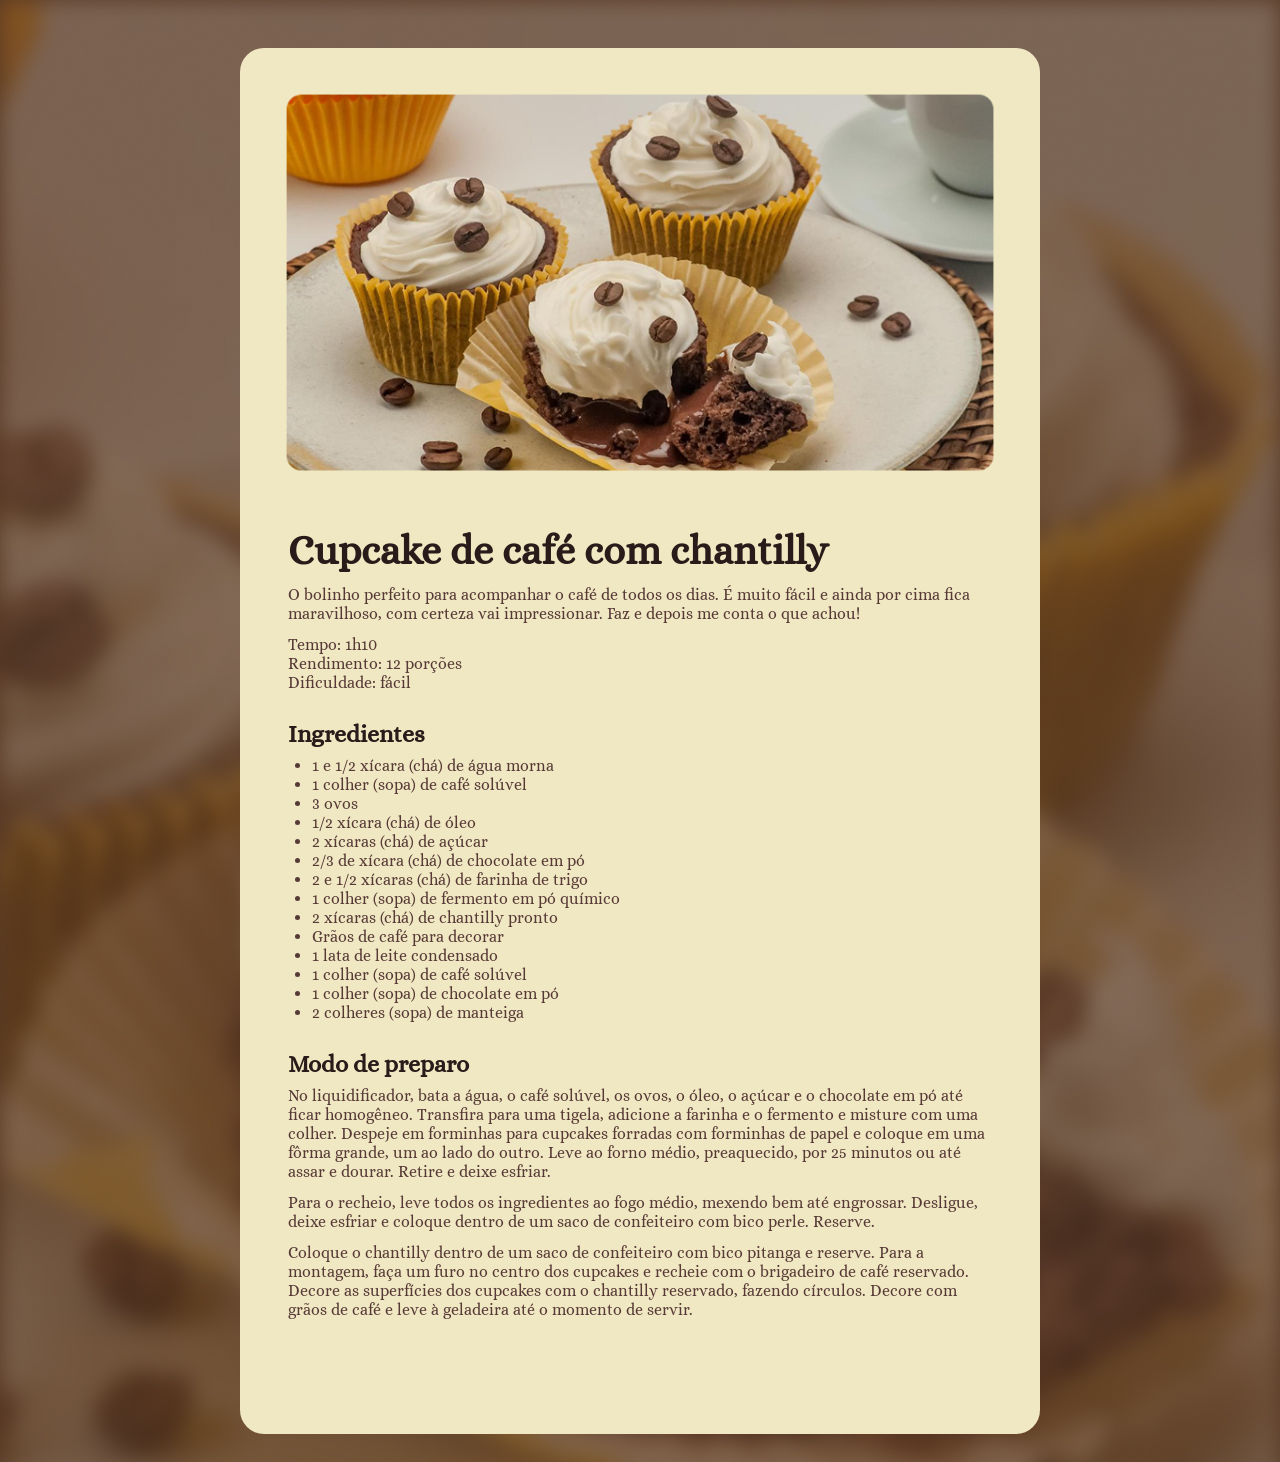
<file: coffee-cake-cookies/index.html>
<!DOCTYPE html>
<html lang="pt-br">

<head>
    <link rel="preconnect" href="https://fonts.googleapis.com">
    <link rel="preconnect" href="https://fonts.gstatic.com" crossorigin>
    <meta charset="UTF-8">
    <meta name="viewport" content="width=device-width, initial-scale=1.0">
    <title>Página de Receita</title>
    <link rel="stylesheet" href="style.css">
    <link rel="preconnect" href="https://fonts.googleapis.com">
    <link rel="preconnect" href="https://fonts.gstatic.com" crossorigin>
    <link href="https://fonts.googleapis.com/css2?family=Alice&display=swap" rel="stylesheet">
    <link href="https://fonts.googleapis.com/css2?family=Alice&family=Open+Sans:ital,wght@0,300..800;1,300..800&family=Poppins:wght@400;700&display=swap" rel="stylesheet">
</head>

<body>
    <div id="page">
        <img src="assets/main-image.png" alt="Imagem de um cupcake com grãos de café e chantilly">
        <main>
            <section id="about">
                <h1>Cupcake de café com chantilly</h1>
                <p>O bolinho perfeito para acompanhar o café de todos os dias.
                    É muito fácil e ainda por cima fica maravilhoso, com certeza vai impressionar.
                    Faz e depois me conta o que achou!</p>
                <p>Tempo: 1h10 <br> Rendimento: 12 porções<br> Dificuldade: fácil</p>
            </section>

            <section id="ingredients">
                <h2>Ingredientes</h2>
                <ul>
                    <li>1 e 1/2 xícara (chá) de água morna</li>
                    <li>1 colher (sopa) de café solúvel</li>
                    <li>3 ovos</li>
                    <li>1/2 xícara (chá) de óleo</li>
                    <li>2 xícaras (chá) de açúcar</li>
                    <li>2/3 de xícara (chá) de chocolate em pó</li>
                    <li>2 e 1/2 xícaras (chá) de farinha de trigo</li>
                    <li>1 colher (sopa) de fermento em pó químico</li>
                    <li>2 xícaras (chá) de chantilly pronto</li>
                    <li>Grãos de café para decorar</li>
                    <li>1 lata de leite condensado</li>
                    <li>1 colher (sopa) de café solúvel</li>
                    <li>1 colher (sopa) de chocolate em pó</li>
                    <li>2 colheres (sopa) de manteiga</li>
                </ul>
            </section>

            <section id="preparation">
                <h2>Modo de preparo</h2>
                <p>No liquidificador, bata a água, o café solúvel, os ovos, o óleo, o açúcar e o chocolate em pó até
                    ficar homogêneo. Transfira para uma tigela, adicione a farinha e o fermento e misture com uma
                    colher.
                    Despeje em forminhas para cupcakes forradas com forminhas de papel e coloque em uma fôrma grande, um
                    ao lado do outro.
                    Leve ao forno médio, preaquecido, por 25 minutos ou até assar e dourar. Retire e deixe
                    esfriar.</p>
                <p>Para o recheio, leve todos os ingredientes ao fogo médio, mexendo bem até engrossar. Desligue, deixe
                    esfriar e coloque dentro de um saco de confeiteiro com bico perle.
                    Reserve.</p>
                <p>Coloque o chantilly dentro de um saco de confeiteiro com bico pitanga e reserve.
                    Para a montagem, faça um furo no centro dos cupcakes e recheie com o brigadeiro de café reservado.
                    Decore as superfícies dos cupcakes com o chantilly reservado, fazendo círculos. Decore com grãos de
                    café e leve à geladeira até o momento de servir.</p>
            </section>
            <footer>Feito com <img src="assets/heart.svg" alt="coração"> pela Rocketseat</footer>
        </main>

    </div>

</body>

</html>
</file>
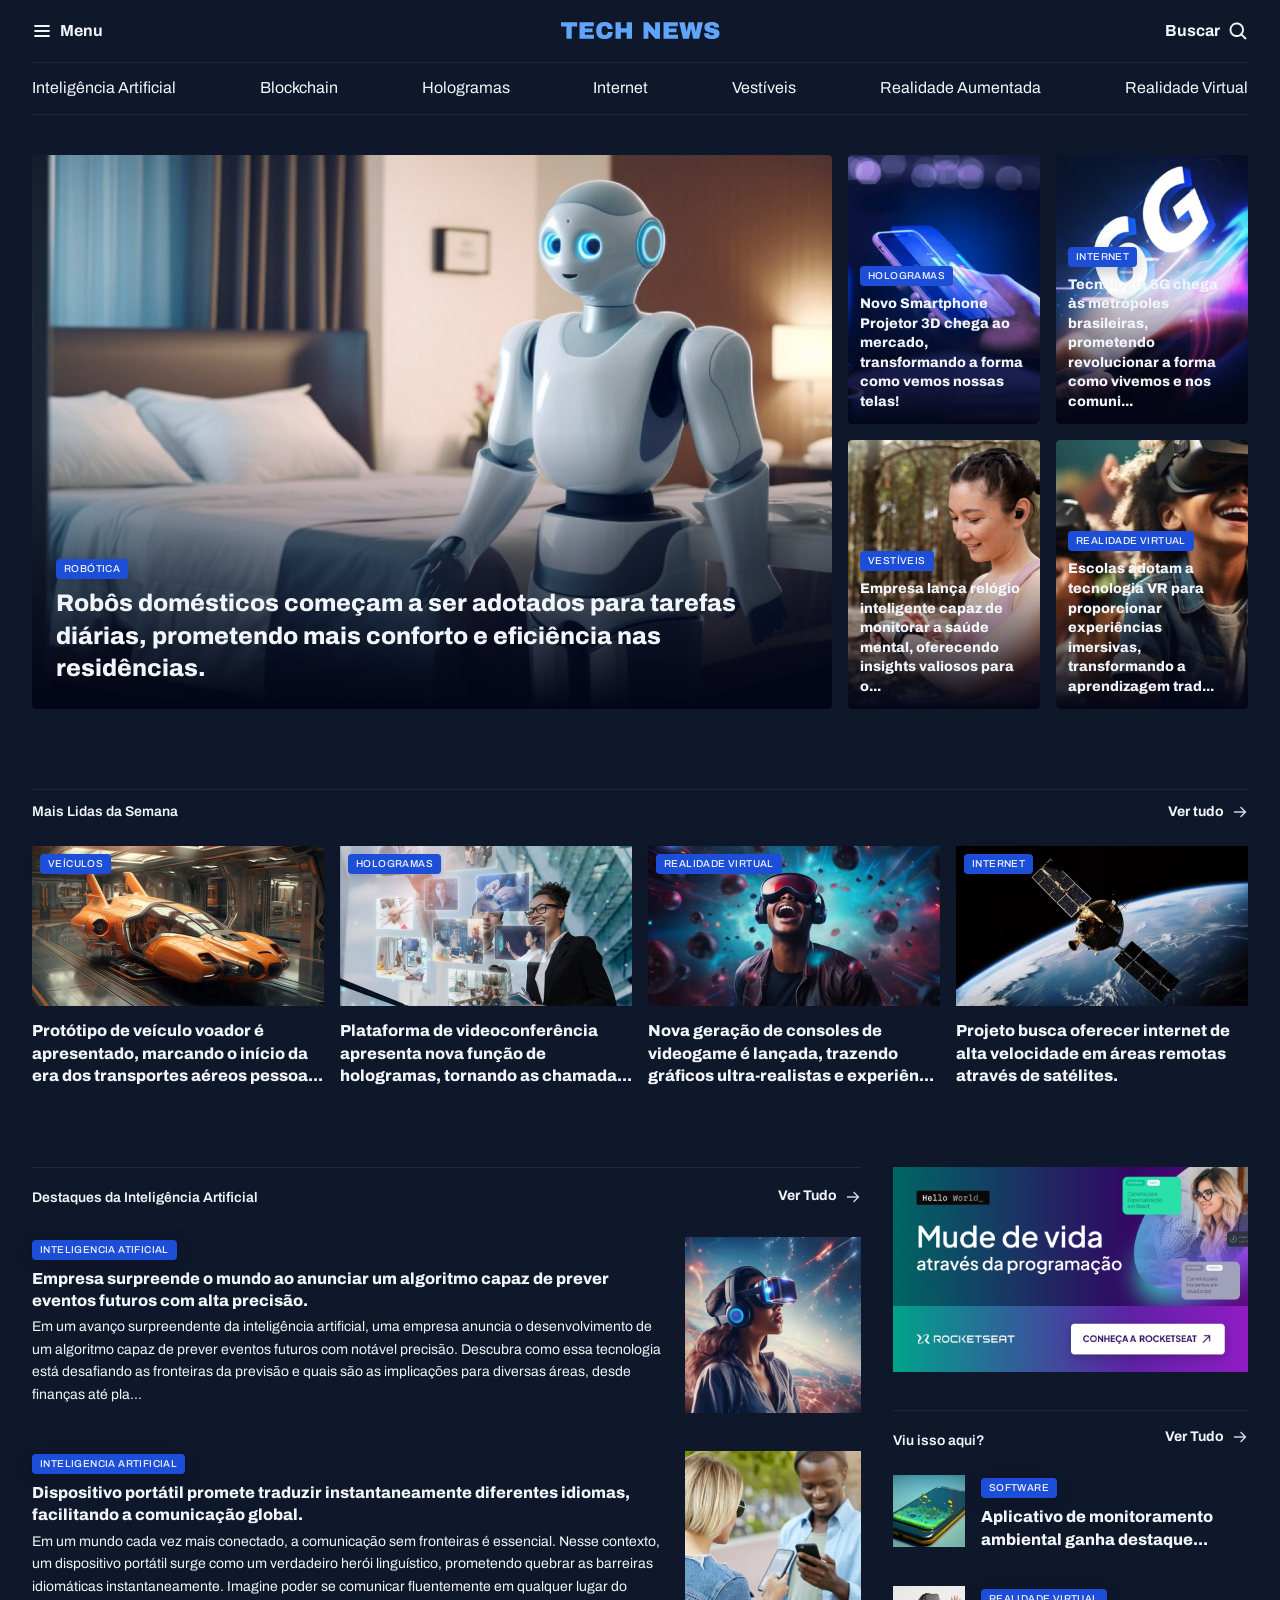
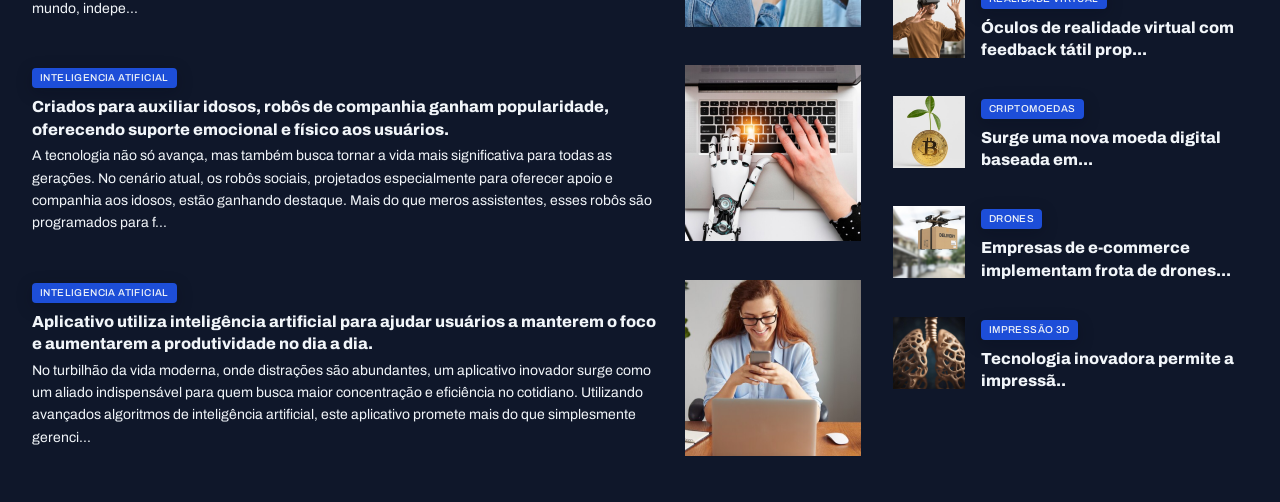
<file: news-portal/index.html>
<!DOCTYPE html>
<html lang="pt-BR">

<head>
    <link rel="preconnect" href="https://fonts.googleapis.com">
    <link rel="preconnect" href="https://fonts.gstatic.com" crossorigin>

    <meta charset="UTF-8">
    <meta name="viewport" content="width=device-width, initial-scale=1.0">
    <title>Portal de Notícias</title>
    <link rel="stylesheet" href="styles/index.css">
    <link
        href="https://fonts.googleapis.com/css2?family=Alice&family=Archivo:ital,wght@0,100..900;1,100..900&family=Open+Sans:ital,wght@0,300..800;1,300..800&family=Poppins:wght@400;700;800&display=swap"
        rel="stylesheet">
</head>

<body>
    <header class="container">
        <nav id="primary" class="grid grid-flow-col">
            <div>
                <img src="assets/icons/List.svg" alt="icone de menu">
                <strong>Menu</strong>

            </div>
            <div><img src="assets/Tech News.svg" alt="Tech News Logo"></div>
            <div>
                <strong>Buscar</strong>
                <img src="assets/icons/MagnifyingGlass.svg" alt="icone de lupa para pesquisa">
            </div>
        </nav>
        <nav id="secondary" class="grid grid-flow-col">
            <a href="#">Inteligência Artificial</a>
            <a href="#">Blockchain</a>
            <a href="#">Hologramas</a>
            <a href="#">Internet</a>
            <a href="#">Vestíveis</a>
            <a href="#">Realidade Aumentada</a>
            <a href="#">Realidade Virtual</a>
        </nav>
    </header>
    <main class="grid container">
        <section id="featured" class="grid grid-flow-col gap-16">
            <figure class="card">
                <img src="assets/images/Image 01.png" alt="...">
                <figcaption>
                    <span class="content-tag">ROBÓTICA</span>
                    <h2 class="text-2xl">Robôs domésticos começam a ser adotados para tarefas diárias, prometendo mais
                        conforto e eficiência nas residências.</h2>
                </figcaption>
            </figure>
            <div class="grid grid-cols-2 gap-16">
                <figure class="card">
                    <img src="assets/images/Image 02.png" alt="...">
                    <figcaption>
                        <span class="content-tag">HOLOGRAMAS</span>
                        <h2 class="text-lg">Novo Smartphone Projetor 3D chega ao mercado, transformando a forma como
                            vemos nossas telas!</h2>
                    </figcaption>
                </figure>

                <figure class="card">
                    <img src="assets/images/Image 03.png" alt="...">
                    <figcaption>
                        <span class="content-tag">INTERNET</span>
                        <h2 class="text-lg">Tecnologia 6G chega às metrópoles brasileiras, prometendo revolucionar a
                            forma como vivemos e nos comuni...</h2>
                    </figcaption>
                </figure>

                <figure class="card">
                    <img src="assets/images/Image 04.png" alt="...">
                    <figcaption>
                        <span class="content-tag">VESTÍVEIS</span>
                        <h2 class="text-lg">Empresa lança relógio inteligente capaz de monitorar a saúde mental,
                            oferecendo insights valiosos para o...</h2>
                    </figcaption>
                </figure>

                <figure class="card">
                    <img src="assets/images/Image 05.png" alt="...">
                    <figcaption>
                        <span class="content-tag">REALIDADE VIRTUAL</span>
                        <h2 class="text-lg">Escolas adotam a tecnologia VR para proporcionar experiências imersivas,
                            transformando a aprendizagem trad...</h2>
                    </figcaption>
                </figure>
            </div>
        </section>

        <section id="weekly">
            <header class="grid grid-flow-col">
                <h3>Mais Lidas da Semana</h3>
                <a href="#" class="grid grid-flow-col">
                    <strong>Ver tudo</strong>
                    <span></span>
                </a>
            </header>
            <div class="grid gap-16">
                <figure>
                    <span class="content-tag">Veículos</span>
                    <img src="assets/images/Image 06.png" alt="...">
                    <p>Protótipo de veículo voador é apresentado, marcando o início da era dos transportes aéreos
                        pessoa...</p>
                </figure>

                <figure>
                    <span class="content-tag">HOLOGRAMAS</span>
                    <img src="assets/images/Image 07.png" alt="...">
                    <p>Plataforma de videoconferência apresenta nova função de hologramas, tornando as chamada...</p>
                </figure>

                <figure>
                    <span class="content-tag">REALIDADE VIRTUAL</span>
                    <img src="assets/images/Image 08.png" alt="...">
                    <p>Nova geração de consoles de videogame é lançada, trazendo gráficos ultra-realistas e experiên...</p>
                </figure>

                <figure>
                    <span class="content-tag">INTERNET</span>
                    <img src="assets/images/Image 09.png" alt="...">
                    <p>Projeto busca oferecer internet de alta velocidade em áreas remotas através de satélites.</p>
                </figure>
            </div>
        </section>

        <section id="ai">
            <header class="grid grid-flow-col">
                <h3>Destaques da Inteligência Artificial</h3>
                <a href="#" class="grid grid-flow-col">
                    <strong>Ver Tudo</strong>
                    <span></span>
                </a>
            </header>
            <div class="grid gap-32">
                <article class="grid grid-flow-col gap-16">
                    <div>
                        <span class="content-tag">
                            Inteligencia Atificial
                        </span>
                        <h3 class="extra-lg">
                            Empresa surpreende o mundo ao anunciar um algoritmo capaz de prever eventos futuros com alta
                            precisão.
                        </h3>
                        <p class="text-sm">Em um avanço surpreendente da inteligência artificial, uma empresa anuncia o
                            desenvolvimento de um algoritmo capaz de prever eventos futuros com notável precisão.
                            Descubra como essa tecnologia está desafiando as fronteiras da previsão e quais são as
                            implicações para diversas áreas, desde finanças até pla...</p>
                    </div>
                    <div>
                        <img src="assets/images/Image 10.png" alt="">
                    </div>
                </article>

                <article class="grid grid-flow-col gap-16">
                    <div>
                        <span class="content-tag">
                            Inteligencia Artificial
                        </span>
                        <h3 class="extra-lg">
                            Dispositivo portátil promete traduzir instantaneamente diferentes idiomas, facilitando a
                            comunicação global.
                        </h3>
                        <p class="text-sm">Em um mundo cada vez mais conectado, a comunicação sem fronteiras é
                            essencial. Nesse contexto, um dispositivo portátil surge como um verdadeiro herói
                            linguístico, prometendo quebrar as barreiras idiomáticas instantaneamente. Imagine poder se
                            comunicar fluentemente em qualquer lugar do mundo, indepe...</p>
                    </div>
                    <div>
                        <img src="assets/images/Image 11.png" alt="">
                    </div>
                </article>

                <article class="grid grid-flow-col gap-16">
                    <div>
                        <span class="content-tag">
                            Inteligencia Atificial
                        </span>
                        <h3 class="extra-lg">
                            Criados para auxiliar idosos, robôs de companhia ganham popularidade, oferecendo suporte
                            emocional e físico aos usuários.
                        </h3>
                        <p class="text-sm">A tecnologia não só avança, mas também busca tornar a vida mais significativa
                            para todas as gerações. No cenário atual, os robôs sociais, projetados especialmente para
                            oferecer apoio e companhia aos idosos, estão ganhando destaque. Mais do que meros
                            assistentes, esses robôs são programados para f...</p>
                    </div>
                    <div>
                        <img src="assets/images/Image 12.png" alt="">
                    </div>
                </article>

                <article class="grid grid-flow-col gap-16">
                    <div>
                        <span class="content-tag">
                            Inteligencia Atificial
                        </span>
                        <h3 class="extra-lg">
                            Aplicativo utiliza inteligência artificial para ajudar usuários a manterem o foco e
                            aumentarem a produtividade no dia a dia.
                        </h3>
                        <p class="text-sm">No turbilhão da vida moderna, onde distrações são abundantes, um aplicativo
                            inovador surge como um aliado indispensável para quem busca maior concentração e eficiência
                            no cotidiano. Utilizando avançados algoritmos de inteligência artificial, este aplicativo
                            promete mais do que simplesmente gerenci...</p>
                    </div>
                    <div>
                        <img src="assets/images/Image 13.png" alt="">
                    </div>
                </article>
            </div>
        </section>
        <aside>
            <div id="ads">
                <img src="assets/Ads.png" alt="">
            </div>
            <section id="more">
                <header class="grid grid-flow-col">
                    <h3>Viu isso aqui?</h3>
                    <a href="#" class="grid grid-flow-col">
                        <strong>Ver Tudo</strong>
                        <span></span>
                    </a>
                </header>
                <div class="grid gap-32">
                    <article class="grid grid-flow-col gap-16">
                        <div>
                            <img src="assets/images/Image 14.png" alt="celular em uma mesa">
                        </div>
                        <div>
                            <span class="content-tag">
                                SOFTWARE
                            </span>
                            <h3 class="extra-lg">
                                Aplicativo de monitoramento ambiental ganha destaque...
                            </h3>
                        </div>
                    </article>

                    <article class="grid grid-flow-col gap-16">
                        <div>
                            <img src="assets/images/Image 15.png" alt="homem com óculos">
                        </div>
                        <div>
                            <span class="content-tag">
                                REALIDADE VIRTUAL
                            </span>
                            <h3 class="extra-lg">
                                Óculos de realidade virtual com feedback tátil prop...
                            </h3>
                        </div>
                    </article>

                    <article class="grid grid-flow-col gap-16">
                        <div>
                            <img src="assets/images/Image 16.png" alt="criptomoedas">
                        </div>
                        <div>
                            <span class="content-tag">
                                CRIPTOMOEDAS
                            </span>
                            <h3 class="extra-lg">
                                Surge uma nova moeda digital baseada em...
                            </h3>
                        </div>
                    </article>

                    <article class="grid grid-flow-col gap-16">
                        <div>
                            <img src="assets/images/Image 17.png" alt="drones">
                        </div>
                        <div>
                            <span class="content-tag">
                                DRONES
                            </span>
                            <h3 class="extra-lg">
                                Empresas de e-commerce implementam frota de drones...
                            </h3>
                        </div>
                    </article>

                    <article class="grid grid-flow-col gap-16">
                        <div>
                            <img src="assets/images/Image 18.png" alt="Pulmão 3D">
                        </div>
                        <div>
                            <span class="content-tag">
                                IMPRESSÃO 3D
                            </span>
                            <h3 class="extra-lg">
                                Tecnologia inovadora permite a impressã..
                            </h3>
                        </div>
                    </article>

                </div>
            </section>
        </aside>
    </main>
</body>

</html>
</file>
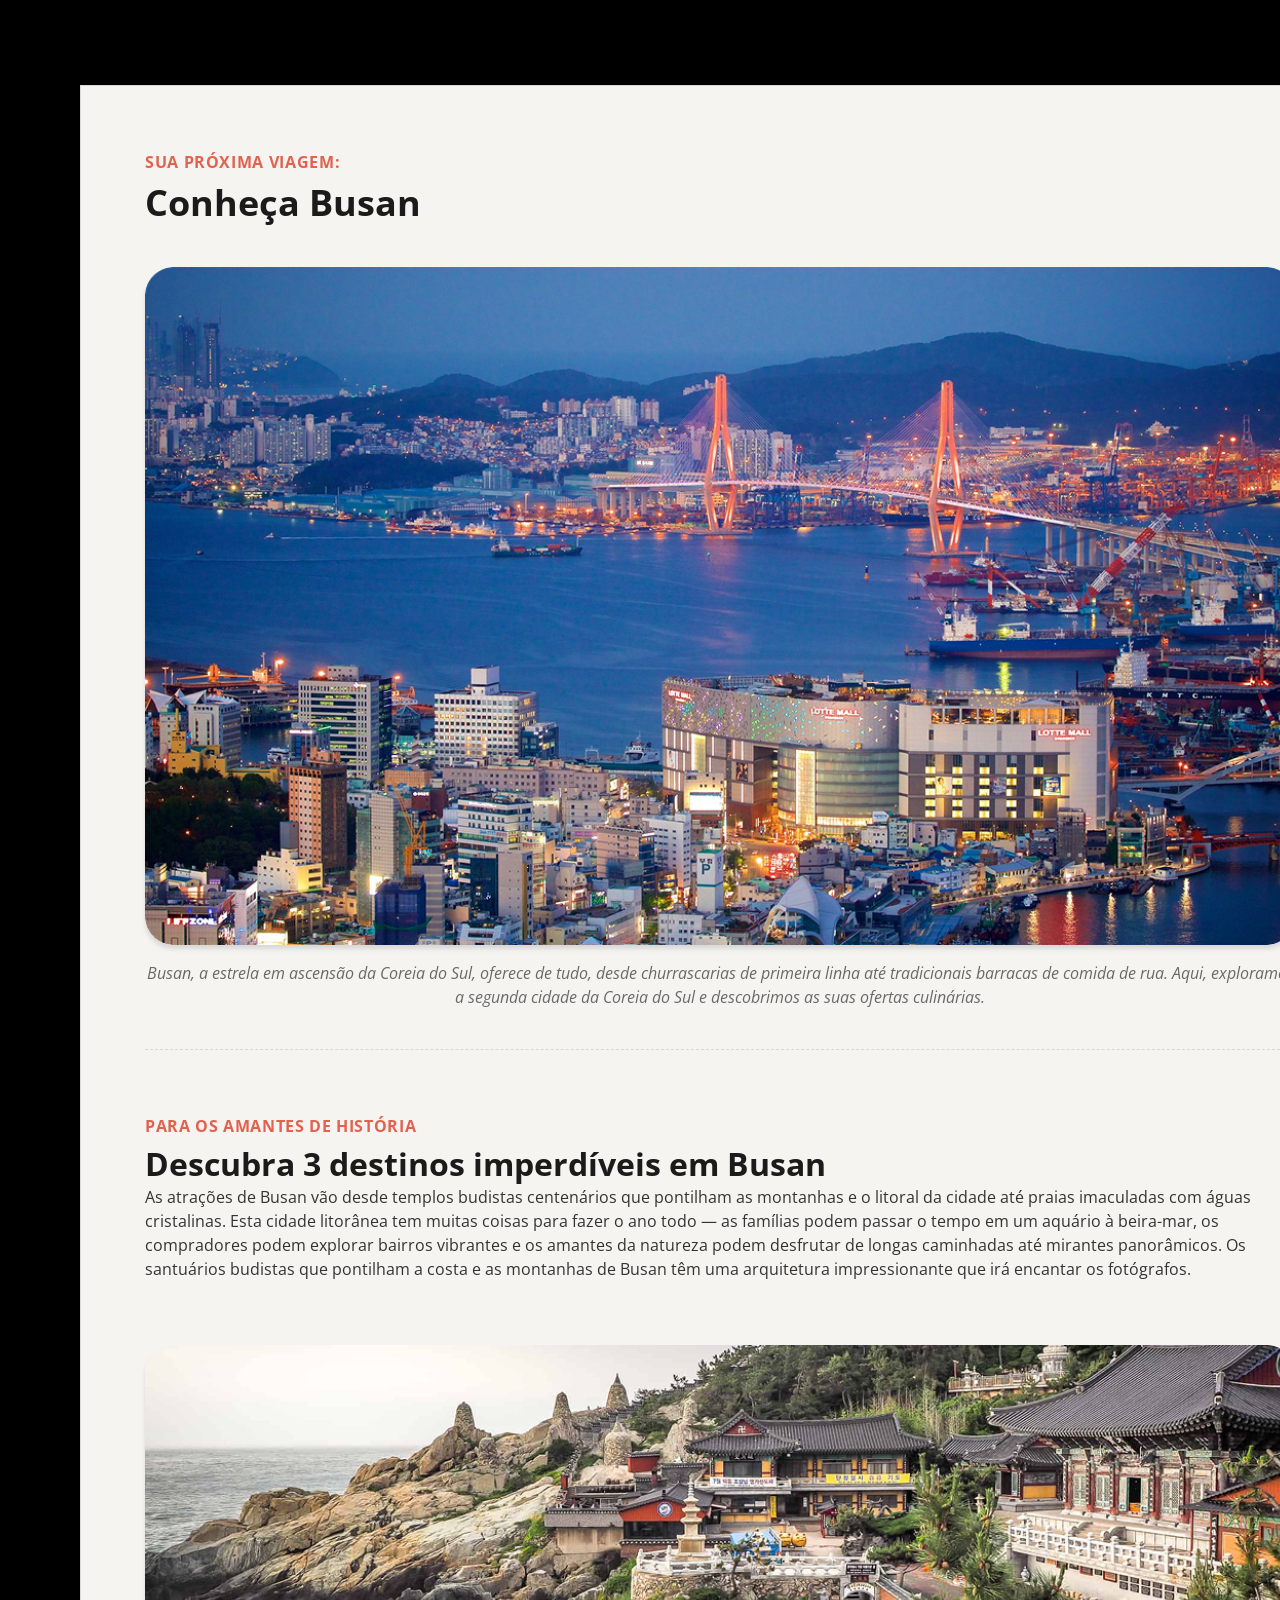
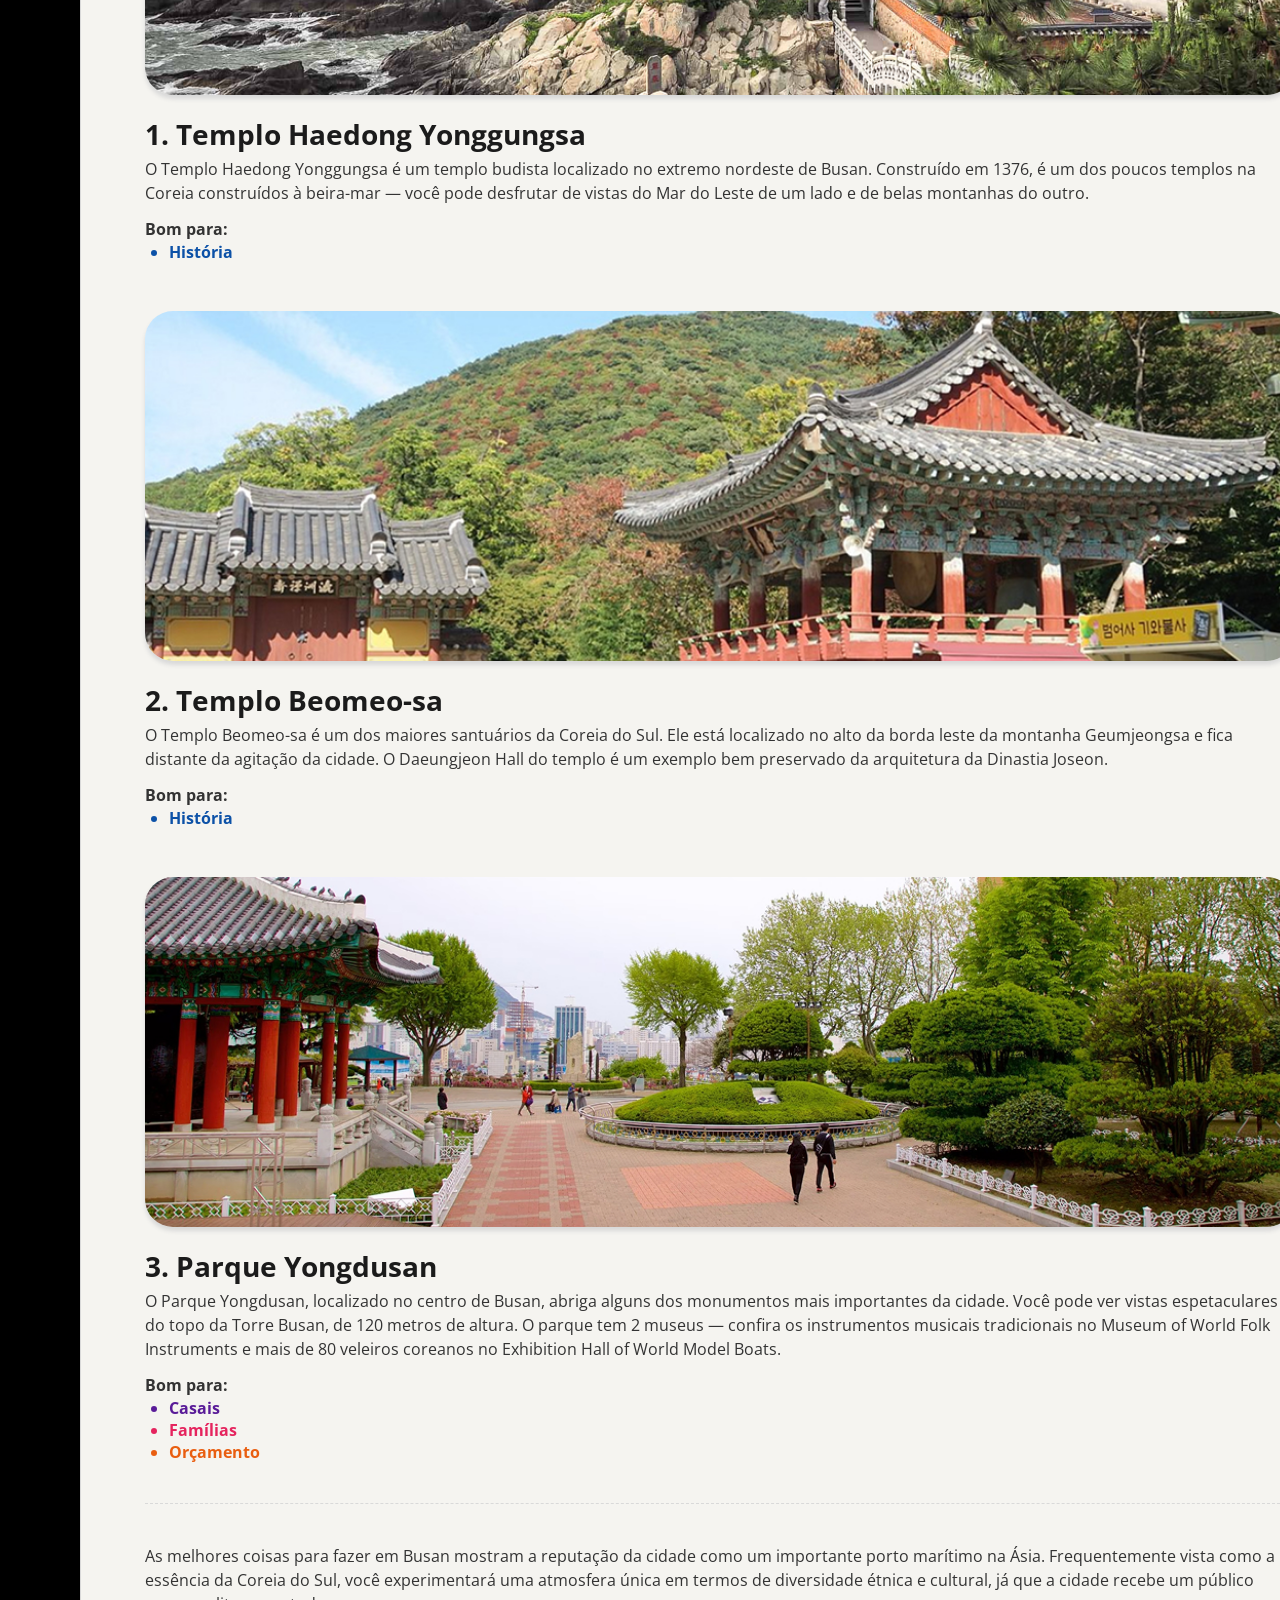
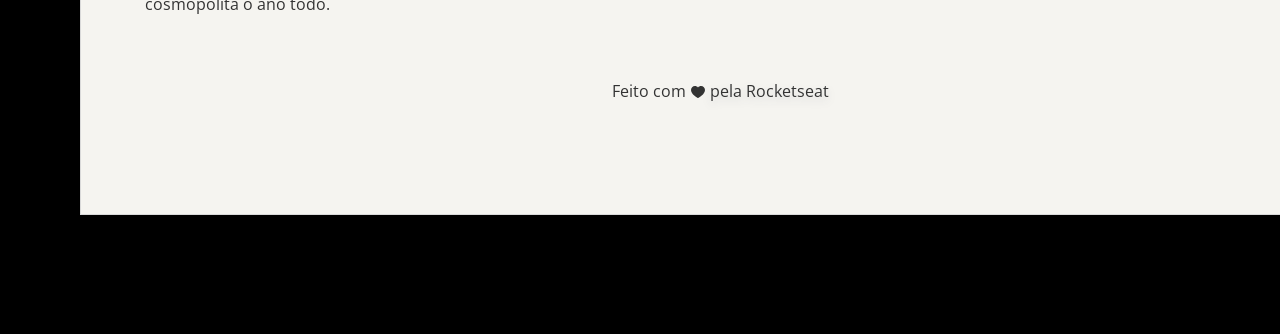
<file: tourist-spot/index.html>
<!DOCTYPE html>
<html lang="pt-br">

<head>
    <meta charset="UTF-8">
    <meta name="viewport" content="width=device-width, initial-scale=1.0">
    <title>Local Turístico</title>
    <link rel="stylesheet" href="style.css">
    <link rel="preconnect" href="https://fonts.googleapis.com">
    <link rel="preconnect" href="https://fonts.gstatic.com" crossorigin>
    <link
        href="https://fonts.googleapis.com/css2?family=Open+Sans:ital,wght@0,300..800;1,300..800&display=swap"
        rel="stylesheet">
</head>

<body>
    <div id="page">
        <main>
            <section id="hero">
                <p class="eyebrow">Sua próxima viagem:</p>
                <h1>Conheça Busan</h1>
                <div class="image-wrapper">
                    <img src="assets/busan-center.jpg" alt="Cidade de Busan">
                </div>
                <p class="subtitle">Busan, a estrela em ascensão da Coreia do Sul, oferece de tudo, desde churrascarias
                    de primeira linha até tradicionais barracas de comida de rua. Aqui, exploramos a segunda cidade da
                    Coreia do Sul e descobrimos as suas ofertas culinárias.</p>
                <hr class="divider">
            </section>

            <section id="destinations">
                <p class="eyebrow">Para os amantes de história</p>
                <h2>Descubra 3 destinos imperdíveis em Busan</h2>
                <p>As atrações de Busan vão desde templos budistas centenários que pontilham as montanhas e o litoral
                    da cidade até praias imaculadas com águas cristalinas. Esta cidade litorânea tem muitas coisas para
                    fazer o ano todo — as famílias podem passar o tempo em um aquário à beira-mar, os compradores podem
                    explorar bairros vibrantes e os amantes da natureza podem desfrutar de longas caminhadas até
                    mirantes panorâmicos. Os santuários budistas que pontilham a costa e as montanhas de Busan têm uma
                    arquitetura impressionante que irá encantar os fotógrafos.</p>

                <section class="place">
                    <div class="image-wrapper">
                        <img src="assets/haedong.jpg" alt="Templo Haedong Yonggungsa">
                    </div>
                    <h3>1. Templo Haedong Yonggungsa</h3>
                    <p>O Templo Haedong Yonggungsa é um templo budista localizado no extremo nordeste de Busan.
                        Construído em 1376, é um dos poucos templos na Coreia construídos à beira-mar — você pode
                        desfrutar de vistas do Mar do Leste de um lado e de belas montanhas do outro.</p>
                    <p>Bom para:</p>
                    <ul>
                        <li class="history">História</li>
                    </ul>
                </section>

                <section class="place place-beomeo">
                    <div class="image-wrapper">
                        <img src="assets/beomeo.jpg" alt="Templo Beomeo-sa">
                    </div>
                    <h3>2. Templo Beomeo-sa</h3>
                    <p>O Templo Beomeo-sa é um dos maiores santuários da Coreia do Sul. Ele está localizado no alto da
                        borda leste da montanha Geumjeongsa e fica distante da agitação da cidade. O Daeungjeon Hall
                        do templo é um exemplo bem preservado da arquitetura da Dinastia Joseon.</p>
                    <p>Bom para:</p>
                    <ul>
                        <li class="history">História</li>
                    </ul>
                </section>

                <section class="place">
                    <div class="image-wrapper">
                        <img src="assets/yongdusan.jpg" alt="Parque Yongdusan">
                    </div>
                    <h3>3. Parque Yongdusan</h3>
                    <p>O Parque Yongdusan, localizado no centro de Busan, abriga alguns dos monumentos mais importantes
                        da cidade. Você pode ver vistas espetaculares do topo da Torre Busan, de 120 metros de altura. O
                        parque tem 2 museus — confira os instrumentos musicais tradicionais no Museum of World Folk
                        Instruments e mais de 80 veleiros coreanos no Exhibition Hall of World Model Boats.</p>
                    <p>Bom para:</p>
                    <ul>
                        <li class="couples">Casais</li>
                        <li class="family">Famílias</li>
                        <li class="budget">Orçamento</li>
                    </ul>
                </section>
            </section>

            <hr class="divider">

            <section id="about">
                <p>As melhores coisas para fazer em Busan mostram a reputação da cidade como um importante porto
                    marítimo na Ásia. Frequentemente vista como a essência da Coreia do Sul, você experimentará uma
                    atmosfera única em termos de diversidade étnica e cultural, já que a cidade recebe um público
                    cosmopolita o ano todo.</p>
            </section>
        </main>

        <footer>Feito com <img src="assets/heart.svg" alt="coração"> <span class="credits">pela Rocketseat</span></footer>
    </div>
</body>

</html>
</file>
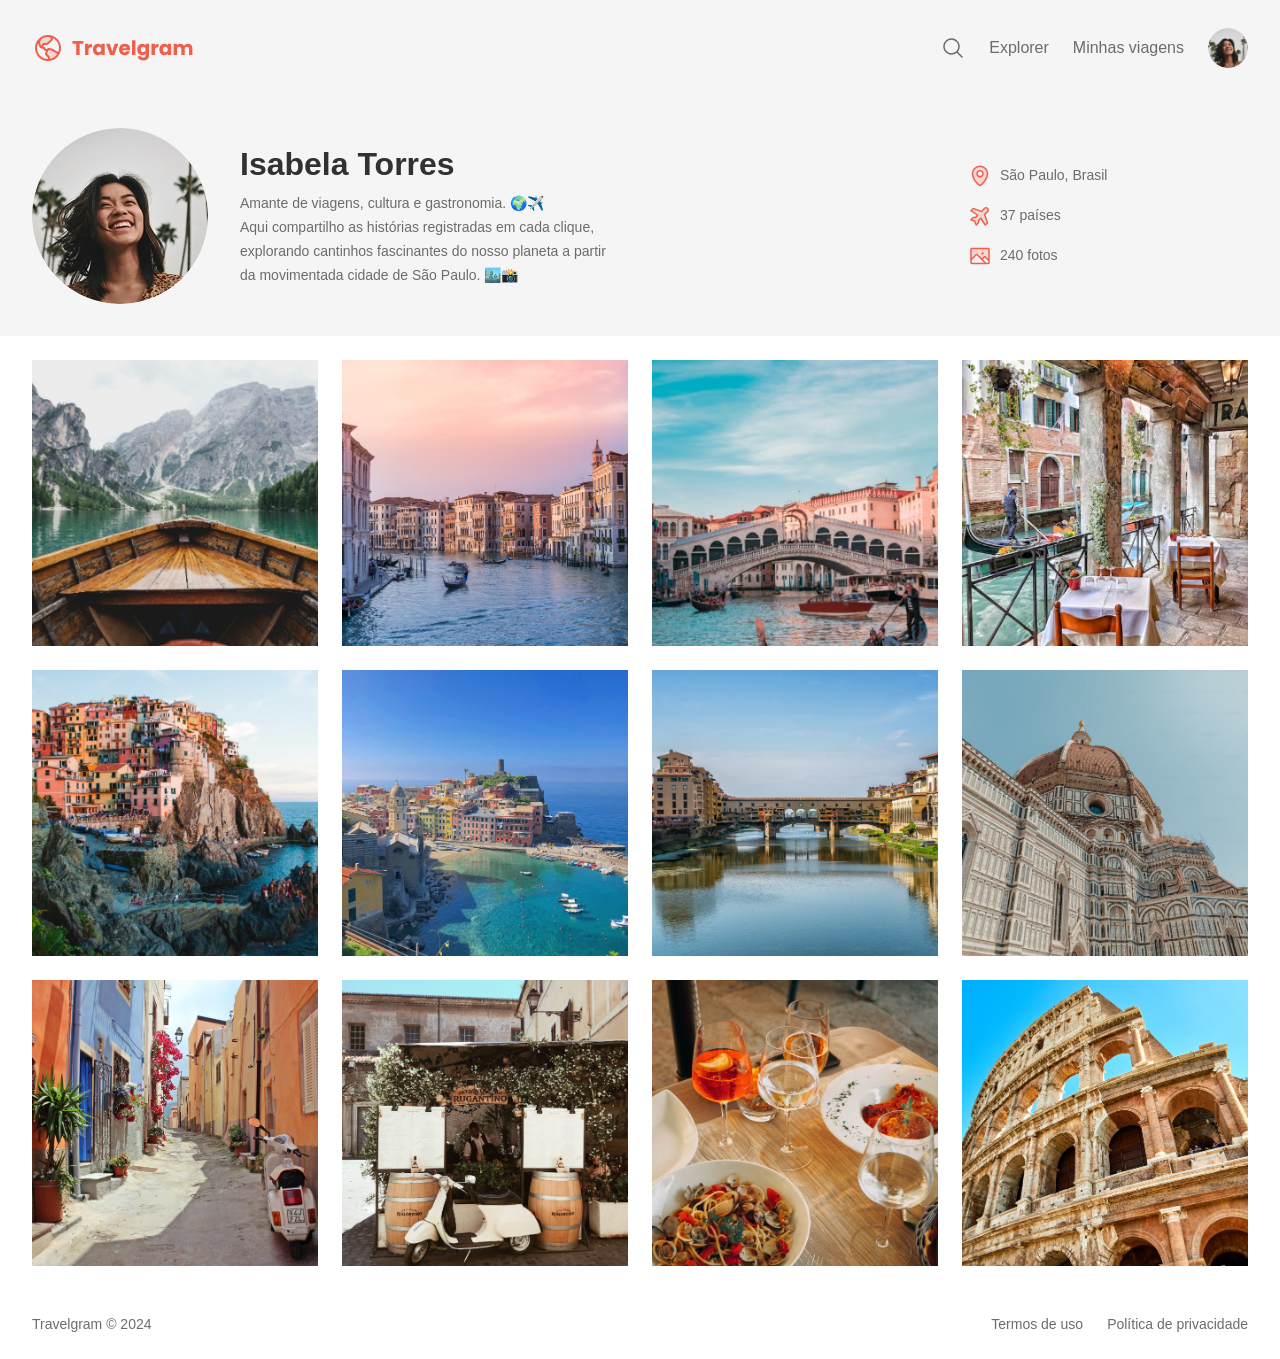
<file: travelgram/index.html>
<!DOCTYPE html>
<html lang="pt-br">

<head>
    <meta charset="UTF-8">
    <meta name="viewport" content="width=device-width,initial-scale=1.0">
    <title>Travelgram | Perfil de viagens </title>
    <link rel="stylesheet" href="styles/index.css">
</head>

<body>
    <div class="bg-surface-color">
        <nav class="container">
            <a href="#" id="logo"><img src="assets/Logo.svg" alt="Logomarca"></a>
            <ul id="primary-menu">
                <li><a href="#">
                        <img src="assets/icons/MagnifyingGlass.svg" alt="Icone de lupa">
                    </a></li>
                <li><a href="#">Explorer</a></li>
                <li><a href="#">Minhas viagens</a></li>
                <li><a href="#">
                        <img src="assets/Profile pic.png" alt="Imagem de Isabela Torres">
                    </a></li>
            </ul>
        </nav>

        <header>
            <div class="container">
                <div id="profile">
                    <img src="assets/Profile pic.png" alt="Imagem de Isabela Torres">
                    <div>
                        <h1>Isabela Torres</h1>
                        <p>Amante de viagens, cultura e gastronomia. 🌍✈️<br>
                            Aqui compartilho as histórias registradas em cada clique, explorando cantinhos fascinantes
                            do nosso planeta a partir da movimentada cidade de São Paulo. 🏙️📸</p>
                    </div>
                </div>
                <ul id="info">
                    <li>
                        <img src="assets/icons/MapPin.svg" alt="Icone de Mapa">
                        <span>São Paulo, Brasil</span>
                    </li>
                    <li>
                        <img src="assets/icons/AirplaneTilt.svg" alt="Icone de Avião">
                        <span>37 países</span>
                    </li>
                    <li>
                        <img src="assets/icons/Image.svg" alt="Icone de imagem">
                        <span>240 fotos</span>
                    </li>
                </ul>
            </div>
        </header>
    </div>
    <main class="container">
        <img src="assets/images/Image 01.png" alt="...">
        <img src="assets/images/Image 02.png" alt="...">
        <img src="assets/images/Image 03.png" alt="...">
        <img src="assets/images/Image 04.png" alt="...">
        <img src="assets/images/Image 05.png" alt="...">
        <img src="assets/images/Image 06.png" alt="...">
        <img src="assets/images/Image 07.png" alt="...">
        <img src="assets/images/Image 08.png" alt="...">
        <img src="assets/images/Image 09.png" alt="...">
        <img src="assets/images/Image 10.png" alt="...">
        <img src="assets/images/Image 11.png" alt="...">
        <img src="assets/images/Image 12.png" alt="...">
    </main>
    <footer class="container">
        <span>Travelgram &copy; 2024</span>
        <span>Termos de uso</span>
        <span>Política de privacidade</span>
    </footer>
</body>
</html>
</file>
<file: coffee-cake-cookies/style.css>
*{
    margin: 0;
    padding: 0;
}

:root {
    font-family: "Alice", serif;
    color: #573A37;
}

body {
    background-image: url(assets/bg.jpg);
    background-size: cover;
}

#page {
    box-sizing: border-box;
    width: 800px;
    padding: 24px;
    background-color: #F0E8C2;
    border-radius: 24px;
    margin: 48px auto 28px;
}

#page > img {
    width: 100%;
    border-radius: 16px;
}

img {
    border-radius: 16px;
}

main{
    padding: 24px;
}

section + section{
    margin-top: 24px;
}

section p + p {
    margin-top: 12px;
}

h1 {
    line-height: 140%;
    font-size: 40px;
}

h2 {
    font-size: 24px;
}

h1,
h2 {
    color: #291B1A;
    margin-bottom: 4px;
    line-height: 150%;
}

ul{
    padding-left: 24px;
}

footer {
    color: #F0E8C2;
    text-align: center;
    padding-bottom: 48px;
}

footer img {
    vertical-align: middle;
}
</file>
<file: news-portal/styles/index.css>
@import url(global.css);
@import url(utility.css);
@import url(header.css);
@import url(section.css);
</file>
<file: tourist-spot/style.css>
* {
    margin: 0;
    padding: 0;
}

:root {
    font-family: "Open Sans", sans-serif;
    color: #333333;
}

body {
    background-color: #000000;
    min-width: 1440px;
    min-height: 3449px;
}

#page {
    box-sizing: border-box;
    width: 1280px;
    min-height: 3279px;
    margin: 85px auto;
    padding: 64px;
    background-color: #F5F4F0;
    border: 1px solid #D9D9D9;
}

.image-wrapper {
    border-radius: 28px;
    overflow: hidden;
    background-color: #F5F4F0;
    box-shadow: 0 4px 4px #D9D9D9;
}

.image-wrapper img {
    width: 100%;
    display: block;
    object-fit: cover;
}

#hero .image-wrapper img {
    height: auto;
}

.place .image-wrapper img {
    height: 350px;
}

.place-beomeo .image-wrapper img {
    transform: scale(1.08);
}

.place .image-wrapper {
    margin-bottom: 20px;
}

#hero .subtitle {
    font-style: italic;
    color: #696969;
    text-align: center;
    margin-top: 16px;
    margin-bottom: 40px;
}

.divider {
    border: none;
    border-top: 1px dashed #D9D9D9;
}

#destinations + .divider {
    margin-top: 40px;
    margin-bottom: 40px;
}

#hero h1 {
    margin-bottom: 40px;
}

#hero + #destinations {
    margin-top: 64px;
}

#destinations > .place:first-of-type {
    margin-top: 64px;
}

.place + .place {
    margin-top: 48px;
}

.eyebrow {
    font-size: 16px;
    font-weight: bold;
    color: #E1624F;
    text-transform: uppercase;
    letter-spacing: 0.04em;
}

h1 {
    font-size: 36px;
    font-weight: bold;
    color: #1B1B1B;
    margin-top: 4px;
}

h2 {
    font-size: 32px;
    font-weight: bold;
    color: #1B1B1B;
    margin-top: 4px;
}

h3 {
    font-size: 28px;
    font-weight: bold;
    color: #1B1B1B;
    margin-bottom: 4px;
}

p {
    font-size: 16px;
    font-weight: normal;
    line-height: 150%;
    color: #333333;
}

.subtitle {
    font-style: italic;
    color: #696969;
}

section p + p {
    margin-top: 12px;
}

.place p:nth-of-type(2) {
    font-weight: bold;
}

ul {
    padding-left: 24px;
    font-weight: bold;
}

.history {
    color: #0C51A7;
}

.couples {
    color: #591B98;
}

.family {
    color: #E5245E;
}

.budget {
    color: #E95E10;
}

footer {
    color: #333333;
    text-align: center;
    padding-top: 64px;
    padding-bottom: 48px;
}

footer img {
    vertical-align: middle;
}

footer .credits {
    filter: drop-shadow(0 4px 4px #D9D9D9);
}
</file>
<file: travelgram/styles/index.css>
@import url(global.css);
@import url(nav.css);
@import url(header.css);
@import url(main.css);
@import url(footer.css);
</file>
